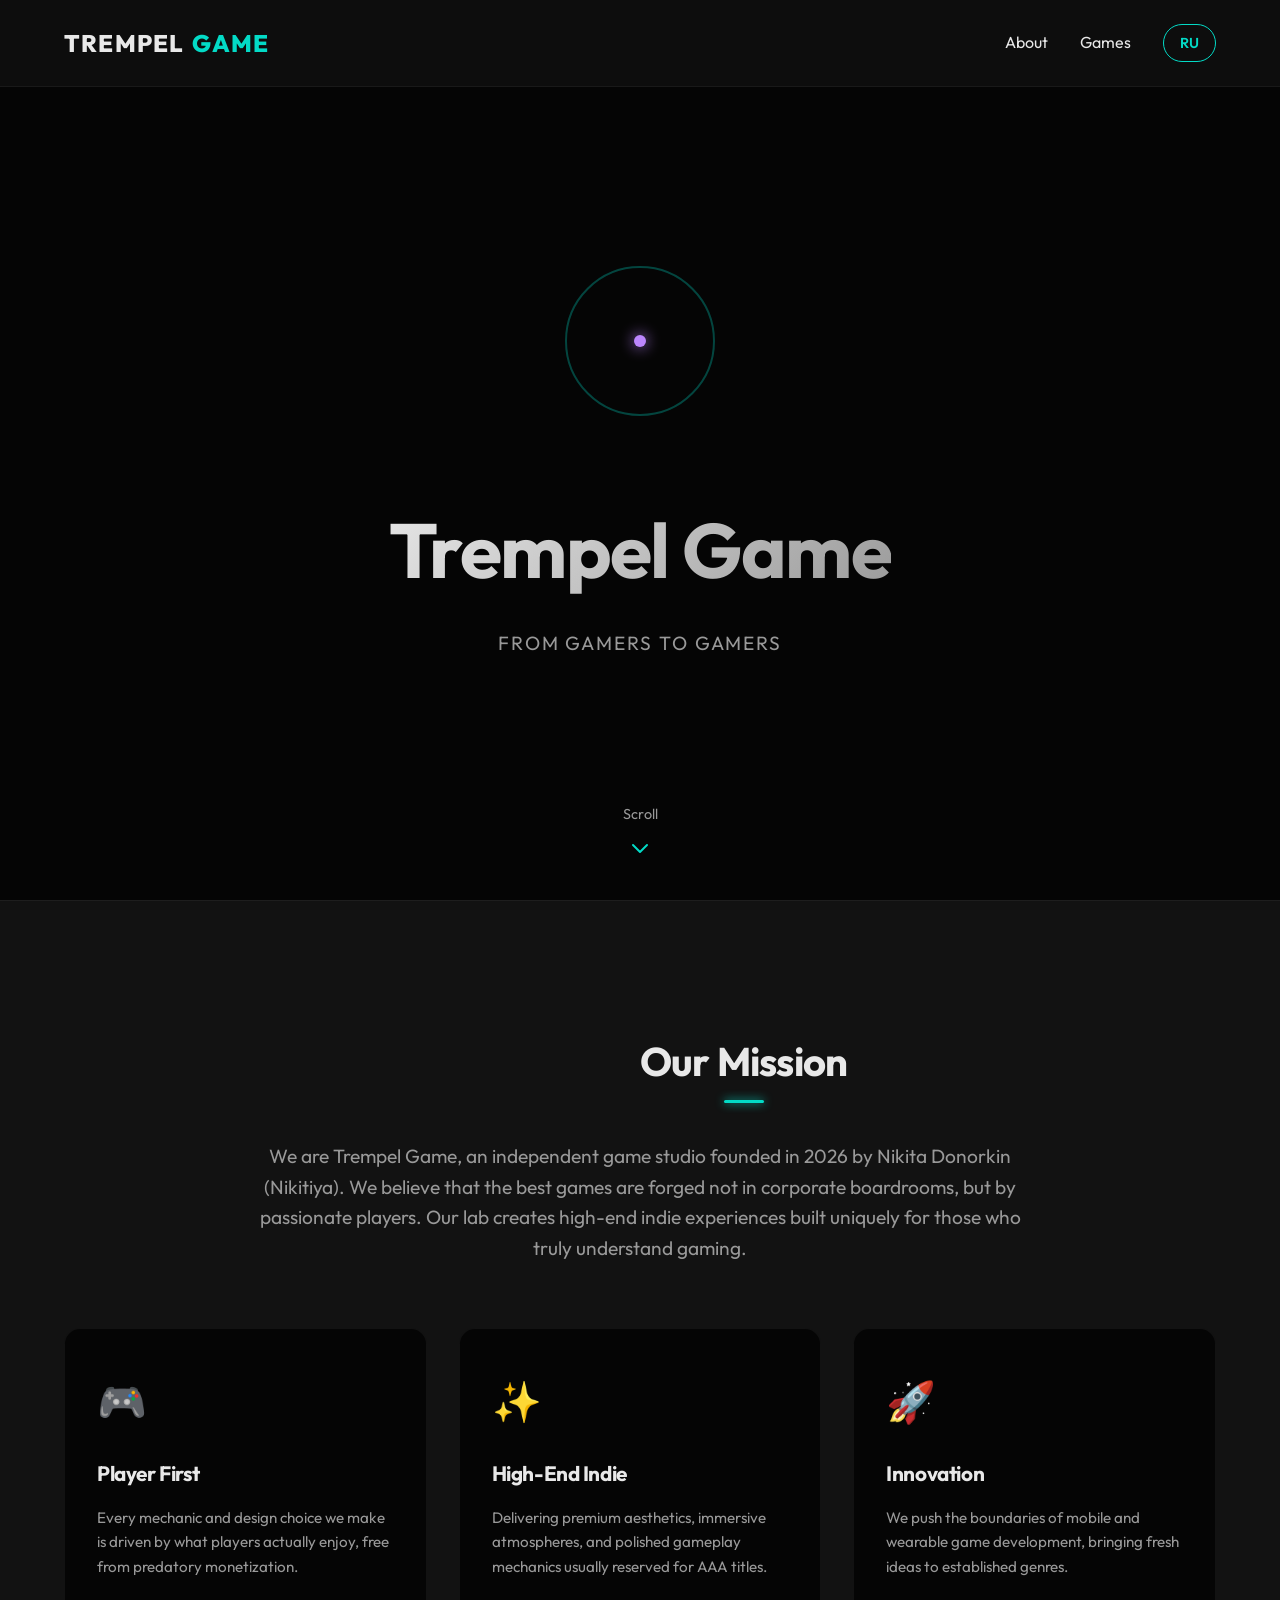
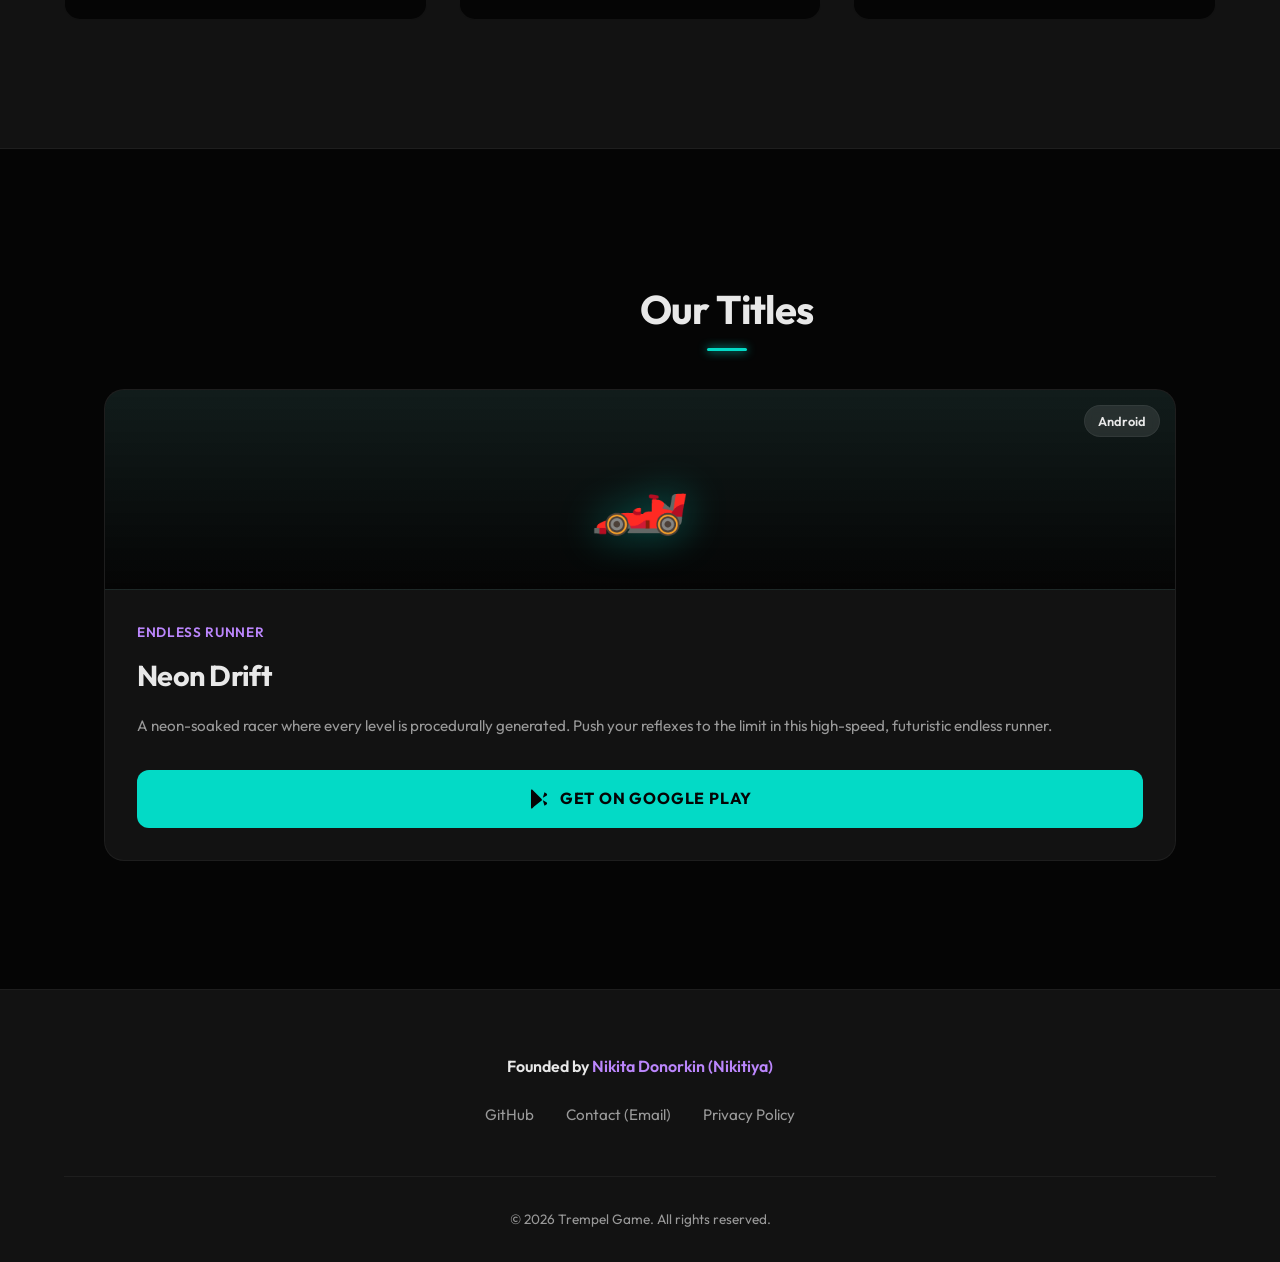
<file: index.html>
<!DOCTYPE html>
<html lang="en">
<head>
  <meta charset="UTF-8">
  <meta name="viewport" content="width=device-width, initial-scale=1.0">
  <title>Trempel Game | From Gamers To Gamers</title>
  
  <!-- Canonical + hreflang -->
  <link rel="canonical" href="https://Nikitiya29.github.io/Trempel-Games/">
  <link rel="alternate" hreflang="en"        href="https://Nikitiya29.github.io/Trempel-Games/">
  <link rel="alternate" hreflang="ru"        href="https://Nikitiya29.github.io/Trempel-Games/ru/">
  <link rel="alternate" hreflang="x-default" href="https://Nikitiya29.github.io/Trempel-Games/">

  <!-- Meta -->
  <meta name="description" content="Trempel Game - Indie game studio creating high-end experiences from gamers to gamers. Founded by Nikita Donorkin (Nikitiya).">
  <meta name="keywords" content="indie game studio, game development, trempel game, nikitiya, indie games, neon drift">
  <meta name="robots" content="index, follow">

  <!-- Open Graph -->
  <meta property="og:type"        content="website">
  <meta property="og:title"       content="Trempel Game | From Gamers To Gamers">
  <meta property="og:description" content="Indie game studio creating high-end experiences from gamers to gamers.">
  <meta property="og:url"         content="https://Nikitiya29.github.io/Trempel-Games/">
  <meta property="og:site_name"   content="Trempel Game">
  <meta property="og:locale"      content="en_US">

  <!-- Twitter Card -->
  <meta name="twitter:card"        content="summary_large_image">
  <meta name="twitter:title"       content="Trempel Game | From Gamers To Gamers">
  <meta name="twitter:description" content="Indie game studio creating high-end experiences from gamers to gamers.">

  <!-- Fonts -->
  <link rel="preconnect" href="https://fonts.googleapis.com">
  <link rel="preconnect" href="https://fonts.gstatic.com" crossorigin>
  <link href="https://fonts.googleapis.com/css2?family=Outfit:wght@300;400;600;700;800&display=swap" rel="stylesheet">

  <!-- CSS -->
  <link rel="stylesheet" href="styles.css">

  <!-- JSON-LD Organization -->
  <script type="application/ld+json">
  {
    "@context": "https://schema.org",
    "@type": "Organization",
    "name": "Trempel Game",
    "url": "https://Nikitiya29.github.io/Trempel-Games/",
    "logo": "https://Nikitiya29.github.io/Trempel-Games/logo.png",
    "slogan": "From Gamers To Gamers",
    "foundingDate": "2026",
    "founder": {
      "@type": "Person",
      "name": "Nikita Donorkin",
      "alternateName": "Nikitiya"
    },
    "contactPoint": {
      "@type": "ContactPoint",
      "email": "2906nikita@gmail.com",
      "contactType": "customer service"
    }
  }
  </script>
</head>
<body>

  <!-- NAV -->
  <nav>
    <a href="#" class="logo">Trempel<span>Game</span></a>
    <div class="nav-links">
      <a href="#about">About</a>
      <a href="#games">Games</a>
      <a href="ru/index.html" class="lang-switcher">RU</a>
    </div>
  </nav>

  <!-- HERO -->
  <header class="hero">
    <div class="hero-anim-container fade-up">
      <div class="hero-ring"></div>
      <div class="hero-dot"></div>
    </div>
    <h1 class="fade-up" style="animation-delay: 0.1s">Trempel Game</h1>
    <p class="fade-up" style="animation-delay: 0.2s">From Gamers To Gamers</p>
    
    <div class="scroll-hint fade-up" style="animation-delay: 0.4s">
      <span>Scroll</span>
      <svg viewBox="0 0 24 24" xmlns="http://www.w3.org/2000/svg">
        <path stroke-linecap="round" stroke-linejoin="round" d="M19 9l-7 7-7-7"></path>
      </svg>
    </div>
  </header>

  <!-- ABOUT -->
  <section id="about">
    <h2 class="section-title fade-up">Our Mission</h2>
    <div class="about-content fade-up" style="animation-delay: 0.1s">
      <p>We are Trempel Game, an independent game studio founded in 2026 by Nikita Donorkin (Nikitiya). We believe that the best games are forged not in corporate boardrooms, but by passionate players. Our lab creates high-end indie experiences built uniquely for those who truly understand gaming.</p>
    </div>

    <div class="pillars">
      <div class="pillar-card fade-up" style="animation-delay: 0.2s">
        <div class="pillar-icon">🎮</div>
        <h3>Player First</h3>
        <p>Every mechanic and design choice we make is driven by what players actually enjoy, free from predatory monetization.</p>
      </div>
      <div class="pillar-card fade-up" style="animation-delay: 0.3s">
        <div class="pillar-icon">✨</div>
        <h3>High-End Indie</h3>
        <p>Delivering premium aesthetics, immersive atmospheres, and polished gameplay mechanics usually reserved for AAA titles.</p>
      </div>
      <div class="pillar-card fade-up" style="animation-delay: 0.4s">
        <div class="pillar-icon">🚀</div>
        <h3>Innovation</h3>
        <p>We push the boundaries of mobile and wearable game development, bringing fresh ideas to established genres.</p>
      </div>
    </div>
  </section>

  <!-- GAMES -->
  <section id="games">
    <h2 class="section-title fade-up">Our Titles</h2>
    
    <div class="games-grid">
      <!-- ======= GAME CARD (скопируй для новой игры) ======= -->
      <article class="game-card fade-up" style="animation-delay: 0.1s" itemscope itemtype="https://schema.org/SoftwareApplication">
        <meta itemprop="applicationCategory" content="Game">
        <meta itemprop="operatingSystem" content="Android">
        <meta itemprop="author" content="Trempel Game">
        
        <div class="game-visual">
          <div class="emoji">🏎️</div>
          <span class="platform-badge">Android</span>
        </div>
        
        <div class="game-info">
          <div class="game-genre" itemprop="genre">Endless Runner</div>
          <h3 class="game-title" itemprop="name">Neon Drift</h3>
          <p class="game-desc" itemprop="description">A neon-soaked racer where every level is procedurally generated. Push your reflexes to the limit in this high-speed, futuristic endless runner.</p>
          
          <a href="#" class="btn-primary" itemprop="downloadUrl">
            <svg width="24" height="24" viewBox="0 0 24 24" fill="currentColor" xmlns="http://www.w3.org/2000/svg">
              <path d="M3 20.5V3.5C3 2.91 3.34 2.39 3.84 2.15L13.69 12L3.84 21.85C3.34 21.6 3 21.09 3 20.5ZM14.85 10.83L18.44 8.79C19.34 8.28 19.34 6.96 18.44 6.45L16.48 5.34L14.85 10.83ZM16.48 18.66L18.44 17.55C19.35 17.04 19.35 15.72 18.44 15.21L14.85 13.17L16.48 18.66ZM4.8 3.51L14.28 12.99L4.8 20.49V3.51Z"/>
            </svg>
            Get on Google Play
          </a>
        </div>
      </article>
      <!-- ======= END GAME CARD ======= -->
    </div>
  </section>

  <!-- FOOTER -->
  <footer>
    <div class="footer-content">
      <div class="footer-founder fade-up">
        Founded by <span>Nikita Donorkin (Nikitiya)</span>
      </div>
      <div class="footer-links fade-up" style="animation-delay: 0.1s">
        <a href="https://github.com/Nikitiya29/" target="_blank" rel="noopener">GitHub</a>
        <a href="mailto:2906nikita@gmail.com">Contact (Email)</a>
        <a href="privacy.html">Privacy Policy</a>
      </div>
    </div>
    <div class="copyright fade-up" style="animation-delay: 0.2s">
      &copy; 2026 Trempel Game. All rights reserved.
    </div>
  </footer>

</body>
</html>
</file>
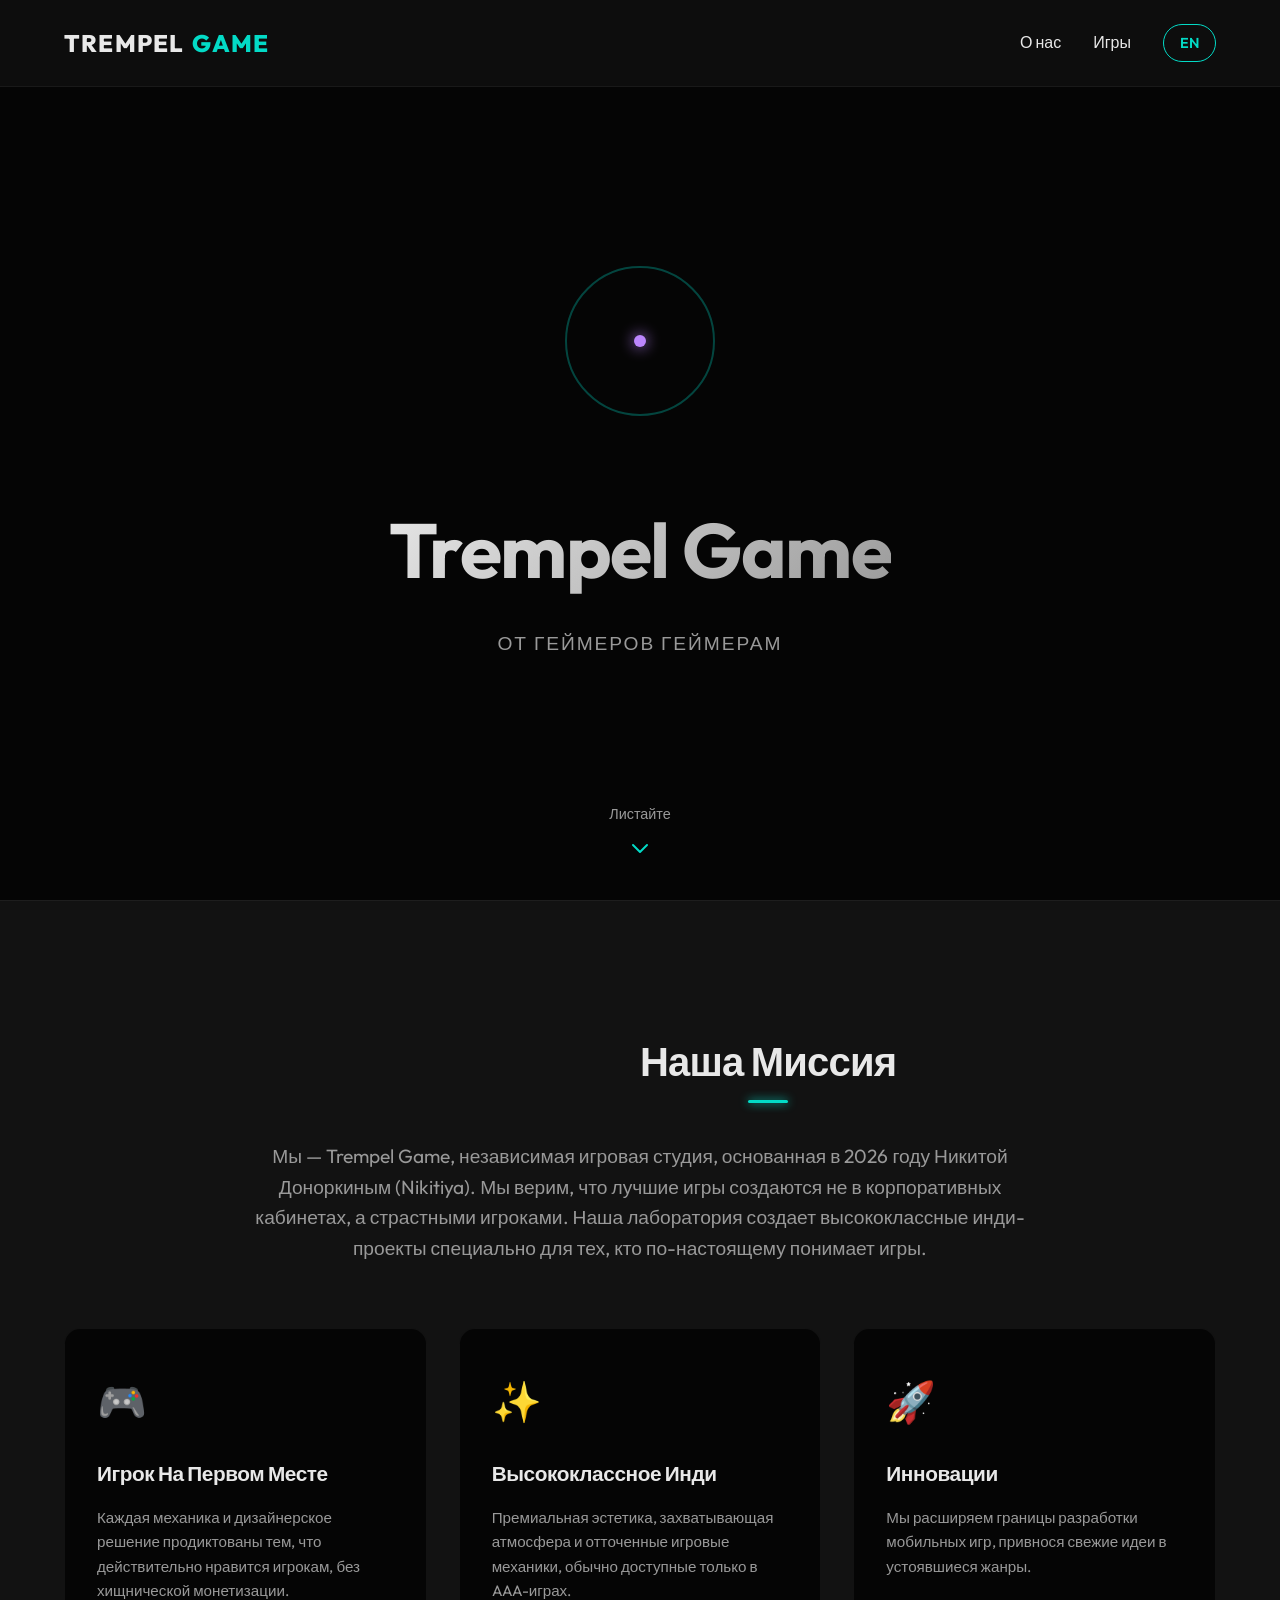
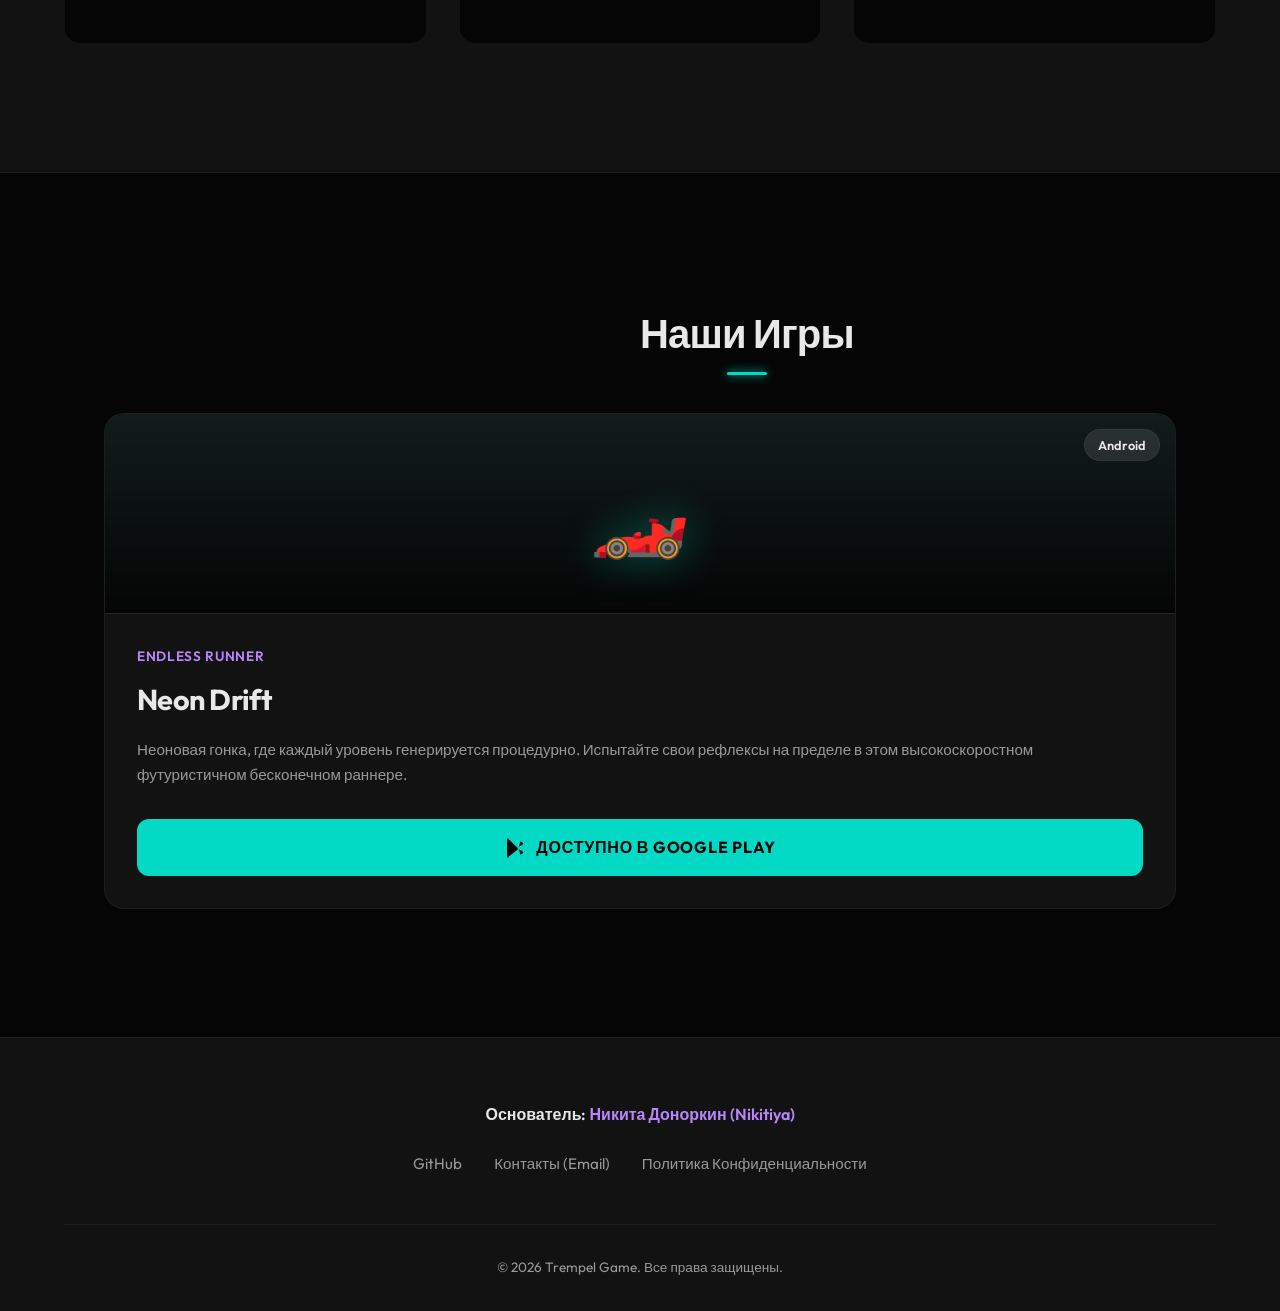
<file: ru/index.html>
<!DOCTYPE html>
<html lang="ru">

<head>
    <meta charset="UTF-8">
    <meta name="viewport" content="width=device-width, initial-scale=1.0">
    <title>Trempel Game | От Геймеров Геймерам</title>

    <!-- Canonical + hreflang -->
    <link rel="canonical" href="https://Nikitiya29.github.io/Trempel-Games/ru/">
    <link rel="alternate" hreflang="en" href="https://Nikitiya29.github.io/Trempel-Games/">
    <link rel="alternate" hreflang="ru" href="https://Nikitiya29.github.io/Trempel-Games/ru/">
    <link rel="alternate" hreflang="x-default" href="https://Nikitiya29.github.io/Trempel-Games/">

    <!-- Meta -->
    <meta name="description"
        content="Trempel Game - Независимая игровая студия, создающая высококлассные игры от геймеров геймерам. Основана Никитой Доноркиным (Nikitiya).">
    <meta name="keywords" content="инди студия, разработка игр, trempel game, nikitiya, инди игры, neon drift">
    <meta name="robots" content="index, follow">

    <!-- Open Graph -->
    <meta property="og:type" content="website">
    <meta property="og:title" content="Trempel Game | От Геймеров Геймерам">
    <meta property="og:description"
        content="Независимая игровая студия, создающая высококлассные игры от геймеров геймерам.">
    <meta property="og:url" content="https://Nikitiya29.github.io/Trempel-Games/ru/">
    <meta property="og:site_name" content="Trempel Game">
    <meta property="og:locale" content="ru_RU">

    <!-- Twitter Card -->
    <meta name="twitter:card" content="summary_large_image">
    <meta name="twitter:title" content="Trempel Game | От Геймеров Геймерам">
    <meta name="twitter:description"
        content="Независимая игровая студия, создающая высококлассные игры от геймеров геймерам.">

    <!-- Fonts -->
    <link rel="preconnect" href="https://fonts.googleapis.com">
    <link rel="preconnect" href="https://fonts.gstatic.com" crossorigin>
    <link href="https://fonts.googleapis.com/css2?family=Outfit:wght@300;400;600;700;800&display=swap" rel="stylesheet">

    <!-- CSS (relative path) -->
    <link rel="stylesheet" href="../styles.css">

    <!-- JSON-LD Organization -->
    <script type="application/ld+json">
  {
    "@context": "https://schema.org",
    "@type": "Organization",
    "name": "Trempel Game",
    "url": "https://Nikitiya29.github.io/Trempel-Games/ru/",
    "logo": "https://Nikitiya29.github.io/Trempel-Games/logo.png",
    "slogan": "От Геймеров Геймерам",
    "foundingDate": "2026",
    "founder": {
      "@type": "Person",
      "name": "Nikita Donorkin",
      "alternateName": "Nikitiya"
    },
    "contactPoint": {
      "@type": "ContactPoint",
      "email": "2906nikita@gmail.com",
      "contactType": "customer service"
    }
  }
  </script>
</head>

<body>

    <!-- NAV -->
    <nav>
        <a href="#" class="logo">Trempel<span>Game</span></a>
        <div class="nav-links">
            <a href="#about">О нас</a>
            <a href="#games">Игры</a>
            <a href="../index.html" class="lang-switcher">EN</a>
        </div>
    </nav>

    <!-- HERO -->
    <header class="hero">
        <div class="hero-anim-container fade-up">
            <div class="hero-ring"></div>
            <div class="hero-dot"></div>
        </div>
        <h1 class="fade-up" style="animation-delay: 0.1s">Trempel Game</h1>
        <p class="fade-up" style="animation-delay: 0.2s">От Геймеров Геймерам</p>

        <div class="scroll-hint fade-up" style="animation-delay: 0.4s">
            <span>Листайте</span>
            <svg viewBox="0 0 24 24" xmlns="http://www.w3.org/2000/svg">
                <path stroke-linecap="round" stroke-linejoin="round" d="M19 9l-7 7-7-7"></path>
            </svg>
        </div>
    </header>

    <!-- ABOUT -->
    <section id="about">
        <h2 class="section-title fade-up">Наша Миссия</h2>
        <div class="about-content fade-up" style="animation-delay: 0.1s">
            <p>Мы — Trempel Game, независимая игровая студия, основанная в 2026 году Никитой Доноркиным (Nikitiya). Мы
                верим, что лучшие игры создаются не в корпоративных кабинетах, а страстными игроками. Наша лаборатория
                создает высококлассные инди-проекты специально для тех, кто по-настоящему понимает игры.</p>
        </div>

        <div class="pillars">
            <div class="pillar-card fade-up" style="animation-delay: 0.2s">
                <div class="pillar-icon">🎮</div>
                <h3>Игрок На Первом Месте</h3>
                <p>Каждая механика и дизайнерское решение продиктованы тем, что действительно нравится игрокам, без
                    хищнической монетизации.</p>
            </div>
            <div class="pillar-card fade-up" style="animation-delay: 0.3s">
                <div class="pillar-icon">✨</div>
                <h3>Высококлассное Инди</h3>
                <p>Премиальная эстетика, захватывающая атмосфера и отточенные игровые механики, обычно доступные только
                    в AAA-играх.</p>
            </div>
            <div class="pillar-card fade-up" style="animation-delay: 0.4s">
                <div class="pillar-icon">🚀</div>
                <h3>Инновации</h3>
                <p>Мы расширяем границы разработки мобильных игр, привнося свежие идеи в устоявшиеся жанры.</p>
            </div>
        </div>
    </section>

    <!-- GAMES -->
    <section id="games">
        <h2 class="section-title fade-up">Наши Игры</h2>

        <div class="games-grid">
            <!-- ======= GAME CARD (скопируй для новой игры) ======= -->
            <article class="game-card fade-up" style="animation-delay: 0.1s" itemscope
                itemtype="https://schema.org/SoftwareApplication">
                <meta itemprop="applicationCategory" content="Game">
                <meta itemprop="operatingSystem" content="Android">
                <meta itemprop="author" content="Trempel Game">

                <div class="game-visual">
                    <div class="emoji">🏎️</div>
                    <span class="platform-badge">Android</span>
                </div>

                <div class="game-info">
                    <div class="game-genre" itemprop="genre">Endless Runner</div>
                    <h3 class="game-title" itemprop="name">Neon Drift</h3>
                    <p class="game-desc" itemprop="description">Неоновая гонка, где каждый уровень генерируется
                        процедурно. Испытайте свои рефлексы на пределе в этом высокоскоростном футуристичном бесконечном
                        раннере.</p>

                    <a href="#" class="btn-primary" itemprop="downloadUrl">
                        <svg width="24" height="24" viewBox="0 0 24 24" fill="currentColor"
                            xmlns="http://www.w3.org/2000/svg">
                            <path
                                d="M3 20.5V3.5C3 2.91 3.34 2.39 3.84 2.15L13.69 12L3.84 21.85C3.34 21.6 3 21.09 3 20.5ZM14.85 10.83L18.44 8.79C19.34 8.28 19.34 6.96 18.44 6.45L16.48 5.34L14.85 10.83ZM16.48 18.66L18.44 17.55C19.35 17.04 19.35 15.72 18.44 15.21L14.85 13.17L16.48 18.66ZM4.8 3.51L14.28 12.99L4.8 20.49V3.51Z" />
                        </svg>
                        Доступно в Google Play
                    </a>
                </div>
            </article>
            <!-- ======= END GAME CARD ======= -->
        </div>
    </section>

    <!-- FOOTER -->
    <footer>
        <div class="footer-content">
            <div class="footer-founder fade-up">
                Основатель: <span>Никита Доноркин (Nikitiya)</span>
            </div>
            <div class="footer-links fade-up" style="animation-delay: 0.1s">
                <a href="https://github.com/Nikitiya29/" target="_blank" rel="noopener">GitHub</a>
                <a href="mailto:2906nikita@gmail.com">Контакты (Email)</a>
                <a href="privacy.html">Политика Конфиденциальности</a>
            </div>
        </div>
        <div class="copyright fade-up" style="animation-delay: 0.2s">
            &copy; 2026 Trempel Game. Все права защищены.
        </div>
    </footer>

</body>

</html>
</file>
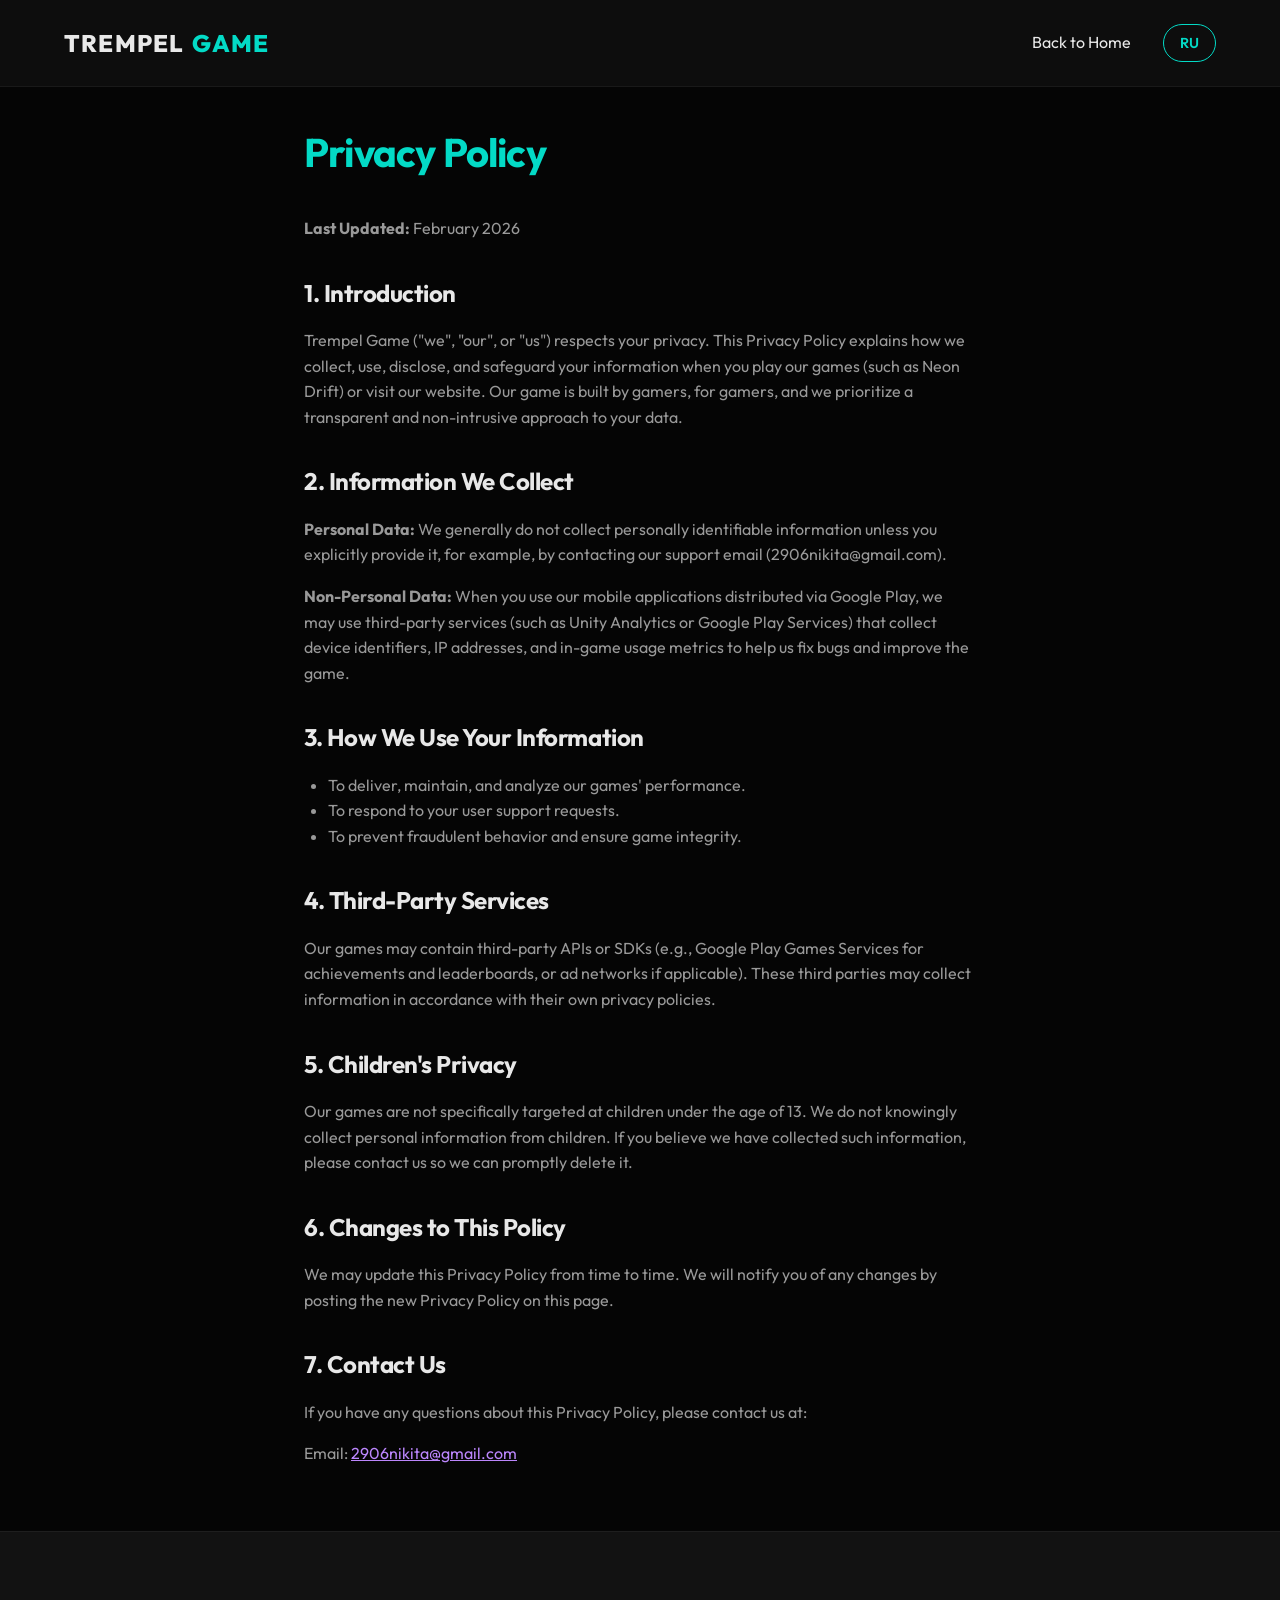
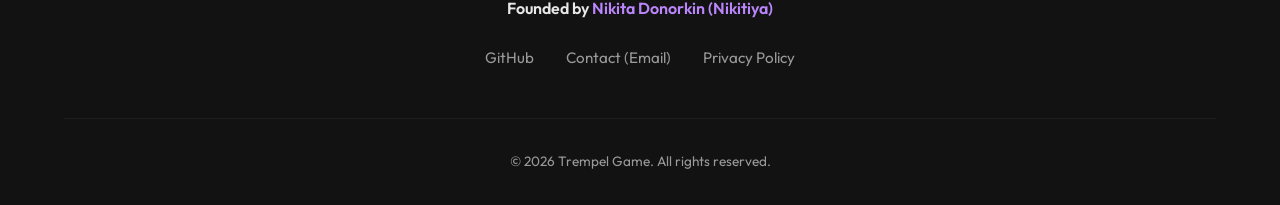
<file: privacy.html>
<!DOCTYPE html>
<html lang="en">

<head>
    <meta charset="UTF-8">
    <meta name="viewport" content="width=device-width, initial-scale=1.0">
    <title>Privacy Policy | Trempel Game</title>

    <meta name="description" content="Privacy Policy for Trempel Game titles on Google Play and other platforms.">
    <meta name="robots" content="noindex, follow"> <!-- Policies generally don't need heavy indexing -->

    <link rel="preconnect" href="https://fonts.googleapis.com">
    <link rel="preconnect" href="https://fonts.gstatic.com" crossorigin>
    <link href="https://fonts.googleapis.com/css2?family=Outfit:wght@300;400;600;700;800&display=swap" rel="stylesheet">
    <link rel="stylesheet" href="styles.css">
</head>

<body>

    <!-- NAV -->
    <nav>
        <a href="index.html" class="logo">Trempel<span>Game</span></a>
        <div class="nav-links">
            <a href="index.html">Back to Home</a>
            <a href="ru/privacy.html" class="lang-switcher">RU</a>
        </div>
    </nav>

    <main class="page-container fade-up">
        <h1>Privacy Policy</h1>
        <p><strong>Last Updated:</strong> February 2026</p>

        <h2>1. Introduction</h2>
        <p>Trempel Game ("we", "our", or "us") respects your privacy. This Privacy Policy explains how we collect, use,
            disclose, and safeguard your information when you play our games (such as Neon Drift) or visit our website.
            Our game is built by gamers, for gamers, and we prioritize a transparent and non-intrusive approach to your
            data.</p>

        <h2>2. Information We Collect</h2>
        <p><strong>Personal Data:</strong> We generally do not collect personally identifiable information unless you
            explicitly provide it, for example, by contacting our support email (2906nikita@gmail.com).</p>
        <p><strong>Non-Personal Data:</strong> When you use our mobile applications distributed via Google Play, we may
            use third-party services (such as Unity Analytics or Google Play Services) that collect device identifiers,
            IP addresses, and in-game usage metrics to help us fix bugs and improve the game.</p>

        <h2>3. How We Use Your Information</h2>
        <ul>
            <li>To deliver, maintain, and analyze our games' performance.</li>
            <li>To respond to your user support requests.</li>
            <li>To prevent fraudulent behavior and ensure game integrity.</li>
        </ul>

        <h2>4. Third-Party Services</h2>
        <p>Our games may contain third-party APIs or SDKs (e.g., Google Play Games Services for achievements and
            leaderboards, or ad networks if applicable). These third parties may collect information in accordance with
            their own privacy policies.</p>

        <h2>5. Children's Privacy</h2>
        <p>Our games are not specifically targeted at children under the age of 13. We do not knowingly collect personal
            information from children. If you believe we have collected such information, please contact us so we can
            promptly delete it.</p>

        <h2>6. Changes to This Policy</h2>
        <p>We may update this Privacy Policy from time to time. We will notify you of any changes by posting the new
            Privacy Policy on this page.</p>

        <h2>7. Contact Us</h2>
        <p>If you have any questions about this Privacy Policy, please contact us at:</p>
        <p>Email: <a href="mailto:2906nikita@gmail.com">2906nikita@gmail.com</a></p>
    </main>

    <!-- FOOTER -->
    <footer>
        <div class="footer-content">
            <div class="footer-founder fade-up">
                Founded by <span>Nikita Donorkin (Nikitiya)</span>
            </div>
            <div class="footer-links fade-up" style="animation-delay: 0.1s">
                <a href="https://github.com/Nikitiya29/" target="_blank" rel="noopener">GitHub</a>
                <a href="mailto:2906nikita@gmail.com">Contact (Email)</a>
                <a href="privacy.html">Privacy Policy</a>
            </div>
        </div>
        <div class="copyright fade-up" style="animation-delay: 0.2s">
            &copy; 2026 Trempel Game. All rights reserved.
        </div>
    </footer>

</body>

</html>
</file>
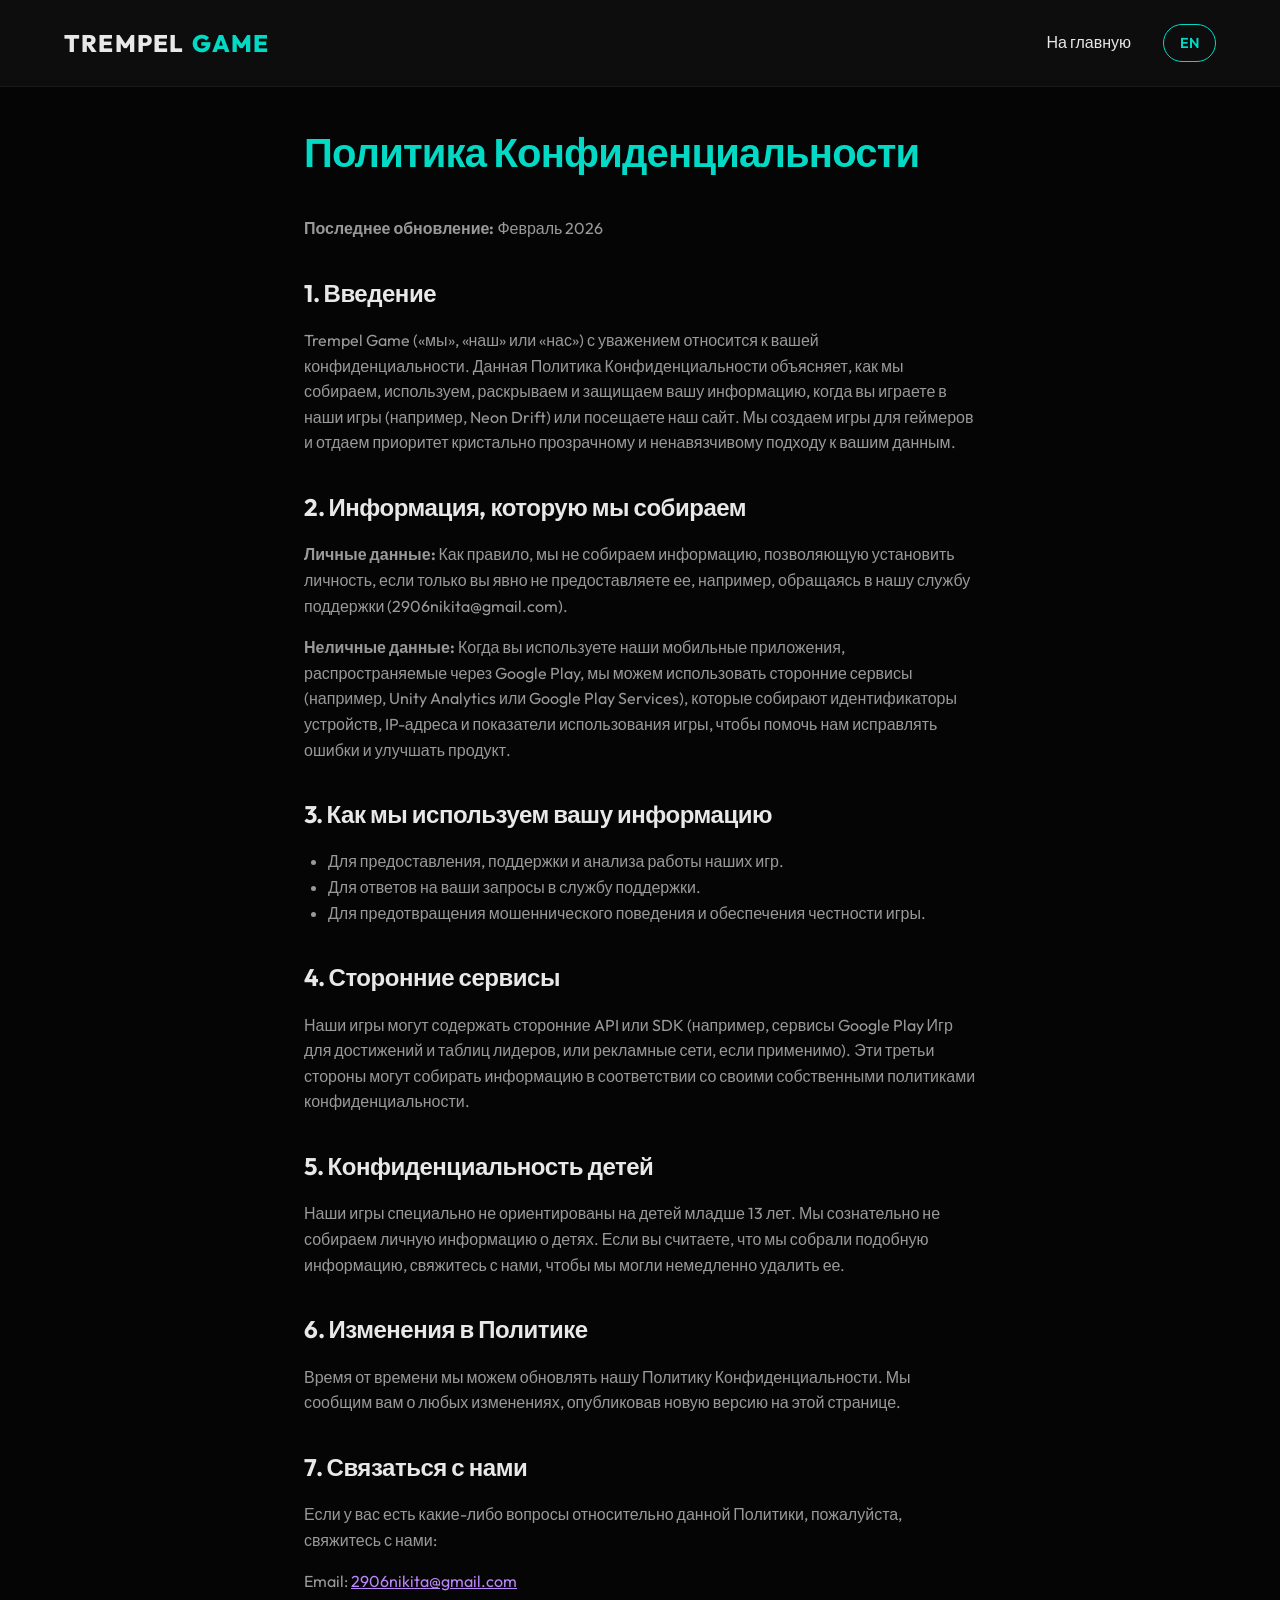
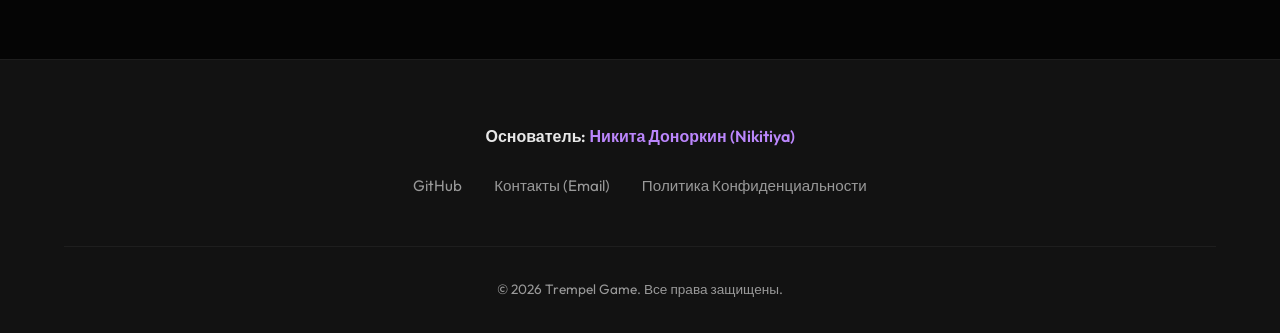
<file: ru/privacy.html>
<!DOCTYPE html>
<html lang="ru">

<head>
    <meta charset="UTF-8">
    <meta name="viewport" content="width=device-width, initial-scale=1.0">
    <title>Политика Конфиденциальности | Trempel Game</title>

    <meta name="description"
        content="Политика Конфиденциальности для игр студии Trempel Game на платформе Google Play и других.">
    <meta name="robots" content="noindex, follow">

    <link rel="preconnect" href="https://fonts.googleapis.com">
    <link rel="preconnect" href="https://fonts.gstatic.com" crossorigin>
    <link href="https://fonts.googleapis.com/css2?family=Outfit:wght@300;400;600;700;800&display=swap" rel="stylesheet">

    <!-- CSS (relative path) -->
    <link rel="stylesheet" href="../styles.css">
</head>

<body>

    <!-- NAV -->
    <nav>
        <a href="index.html" class="logo">Trempel<span>Game</span></a>
        <div class="nav-links">
            <a href="index.html">На главную</a>
            <a href="../privacy.html" class="lang-switcher">EN</a>
        </div>
    </nav>

    <main class="page-container fade-up">
        <h1>Политика Конфиденциальности</h1>
        <p><strong>Последнее обновление:</strong> Февраль 2026</p>

        <h2>1. Введение</h2>
        <p>Trempel Game («мы», «наш» или «нас») с уважением относится к вашей конфиденциальности. Данная Политика
            Конфиденциальности объясняет, как мы собираем, используем, раскрываем и защищаем вашу информацию, когда вы
            играете в наши игры (например, Neon Drift) или посещаете наш сайт. Мы создаем игры для геймеров и отдаем
            приоритет кристально прозрачному и ненавязчивому подходу к вашим данным.</p>

        <h2>2. Информация, которую мы собираем</h2>
        <p><strong>Личные данные:</strong> Как правило, мы не собираем информацию, позволяющую установить личность, если
            только вы явно не предоставляете ее, например, обращаясь в нашу службу поддержки (2906nikita@gmail.com).</p>
        <p><strong>Неличные данные:</strong> Когда вы используете наши мобильные приложения, распространяемые через
            Google Play, мы можем использовать сторонние сервисы (например, Unity Analytics или Google Play Services),
            которые собирают идентификаторы устройств, IP-адреса и показатели использования игры, чтобы помочь нам
            исправлять ошибки и улучшать продукт.</p>

        <h2>3. Как мы используем вашу информацию</h2>
        <ul>
            <li>Для предоставления, поддержки и анализа работы наших игр.</li>
            <li>Для ответов на ваши запросы в службу поддержки.</li>
            <li>Для предотвращения мошеннического поведения и обеспечения честности игры.</li>
        </ul>

        <h2>4. Сторонние сервисы</h2>
        <p>Наши игры могут содержать сторонние API или SDK (например, сервисы Google Play Игр для достижений и таблиц
            лидеров, или рекламные сети, если применимо). Эти третьи стороны могут собирать информацию в соответствии со
            своими собственными политиками конфиденциальности.</p>

        <h2>5. Конфиденциальность детей</h2>
        <p>Наши игры специально не ориентированы на детей младше 13 лет. Мы сознательно не собираем личную информацию о
            детях. Если вы считаете, что мы собрали подобную информацию, свяжитесь с нами, чтобы мы могли немедленно
            удалить ее.</p>

        <h2>6. Изменения в Политике</h2>
        <p>Время от времени мы можем обновлять нашу Политику Конфиденциальности. Мы сообщим вам о любых изменениях,
            опубликовав новую версию на этой странице.</p>

        <h2>7. Связаться с нами</h2>
        <p>Если у вас есть какие-либо вопросы относительно данной Политики, пожалуйста, свяжитесь с нами:</p>
        <p>Email: <a href="mailto:2906nikita@gmail.com">2906nikita@gmail.com</a></p>
    </main>

    <!-- FOOTER -->
    <footer>
        <div class="footer-content">
            <div class="footer-founder fade-up">
                Основатель: <span>Никита Доноркин (Nikitiya)</span>
            </div>
            <div class="footer-links fade-up" style="animation-delay: 0.1s">
                <a href="https://github.com/Nikitiya29/" target="_blank" rel="noopener">GitHub</a>
                <a href="mailto:2906nikita@gmail.com">Контакты (Email)</a>
                <a href="privacy.html">Политика Конфиденциальности</a>
            </div>
        </div>
        <div class="copyright fade-up" style="animation-delay: 0.2s">
            &copy; 2026 Trempel Game. Все права защищены.
        </div>
    </footer>

</body>

</html>
</file>
<file: styles.css>
:root {
  /* OLED Noir Design System */
  --bg-color: #050505;
  --bg-surface: #121212;
  --accent-1: #03dac6; /* Electric Teal */
  --accent-2: #bb86fc; /* Soft Purple */
  --text-primary: #e8e8e8;
  --text-secondary: #999999;
  
  --font-main: 'Outfit', sans-serif;
  
  --glass-bg: rgba(18, 18, 18, 0.7);
  --glass-border: rgba(255, 255, 255, 0.05);
  
  --transition-smooth: 0.3s cubic-bezier(0.25, 0.8, 0.25, 1);
}

* {
  margin: 0;
  padding: 0;
  box-sizing: border-box;
}

html {
  scroll-behavior: smooth;
}

body {
  font-family: var(--font-main);
  background-color: var(--bg-color);
  color: var(--text-primary);
  line-height: 1.6;
  overflow-x: hidden;
}

/* Typography */
h1, h2, h3, h4 {
  font-weight: 700;
  letter-spacing: -0.02em;
}

a {
  color: var(--text-primary);
  text-decoration: none;
  transition: color var(--transition-smooth);
}

a:hover {
  color: var(--accent-1);
}

/* Utility Animations */
@keyframes fadeUp {
  0% {
    opacity: 0;
    transform: translateY(30px);
  }
  100% {
    opacity: 1;
    transform: translateY(0);
  }
}

.fade-up {
  animation: fadeUp 0.8s cubic-bezier(0.16, 1, 0.3, 1) forwards;
}

/* Nav */
nav {
  position: fixed;
  top: 0;
  width: 100%;
  padding: 1.5rem 5%;
  display: flex;
  justify-content: space-between;
  align-items: center;
  background: var(--glass-bg);
  backdrop-filter: blur(12px);
  -webkit-backdrop-filter: blur(12px);
  border-bottom: 1px solid var(--glass-border);
  z-index: 1000;
}

nav .logo {
  font-size: 1.5rem;
  font-weight: 800;
  color: var(--text-primary);
  display: flex;
  align-items: center;
  gap: 0.5rem;
  letter-spacing: 0.05em;
  text-transform: uppercase;
}

nav .logo span {
  color: var(--accent-1);
}

nav .nav-links {
  display: flex;
  gap: 2rem;
  align-items: center;
}

.lang-switcher {
  display: inline-flex;
  align-items: center;
  justify-content: center;
  padding: 0.4rem 1rem;
  border: 1px solid var(--accent-1);
  border-radius: 50px;
  font-size: 0.9rem;
  font-weight: 600;
  color: var(--accent-1);
  transition: all var(--transition-smooth);
}

.lang-switcher:hover {
  background: rgba(3, 218, 198, 0.1);
  box-shadow: 0 0 15px rgba(3, 218, 198, 0.3);
  color: var(--accent-1);
}

/* Hero Section */
.hero {
  min-height: 100vh;
  display: flex;
  flex-direction: column;
  justify-content: center;
  align-items: center;
  text-align: center;
  position: relative;
  padding: 0 5%;
}

.hero-anim-container {
  position: relative;
  width: 200px;
  height: 200px;
  margin-bottom: 3rem;
  display: flex;
  justify-content: center;
  align-items: center;
}

@keyframes ringPulse {
  0% { transform: scale(0.95); box-shadow: 0 0 0 0 rgba(3, 218, 198, 0.4); }
  70% { transform: scale(1); box-shadow: 0 0 0 30px rgba(3, 218, 198, 0); }
  100% { transform: scale(0.95); box-shadow: 0 0 0 0 rgba(3, 218, 198, 0); }
}

@keyframes orbitDot {
  0% { transform: rotate(0deg) translateX(100px) rotate(0deg); }
  100% { transform: rotate(360deg) translateX(100px) rotate(-360deg); }
}

.hero-ring {
  width: 150px;
  height: 150px;
  border-radius: 50%;
  border: 2px solid rgba(3, 218, 198, 0.3);
  animation: ringPulse 3s infinite;
  position: absolute;
}

.hero-dot {
  width: 12px;
  height: 12px;
  background-color: var(--accent-2);
  border-radius: 50%;
  position: absolute;
  animation: orbitDot 6s linear infinite;
  box-shadow: 0 0 15px var(--accent-2);
}

.hero h1 {
  font-size: clamp(3rem, 6vw, 5rem);
  background: linear-gradient(135deg, var(--text-primary) 0%, var(--text-secondary) 100%);
  -webkit-background-clip: text;
  -webkit-text-fill-color: transparent;
  margin-bottom: 1rem;
}

.hero p {
  font-size: 1.2rem;
  color: var(--text-secondary);
  max-width: 600px;
  letter-spacing: 0.1em;
  text-transform: uppercase;
}

.scroll-hint {
  position: absolute;
  bottom: 40px;
  display: flex;
  flex-direction: column;
  align-items: center;
  gap: 10px;
  color: var(--text-secondary);
  font-size: 0.9rem;
}

@keyframes chevronBounce {
  0%, 20%, 50%, 80%, 100% { transform: translateY(0); }
  40% { transform: translateY(-10px); }
  60% { transform: translateY(-5px); }
}

.scroll-hint svg {
  width: 24px;
  height: 24px;
  fill: none;
  stroke: var(--accent-1);
  stroke-width: 2;
  animation: chevronBounce 2s infinite;
}

/* Common Section */
section {
  padding: 8rem 5%;
}

.section-title {
  font-size: 2.5rem;
  margin-bottom: 3rem;
  text-align: center;
  position: relative;
  display: inline-block;
  left: 50%;
  transform: translateX(-50%);
}

.section-title::after {
  content: '';
  position: absolute;
  bottom: -10px;
  left: 50%;
  transform: translateX(-50%);
  width: 40px;
  height: 3px;
  background-color: var(--accent-1);
  border-radius: 2px;
  box-shadow: 0 0 10px var(--accent-1);
}

/* About Section */
#about {
  background-color: var(--bg-surface);
  border-top: 1px solid var(--glass-border);
  border-bottom: 1px solid var(--glass-border);
}

.about-content {
  max-width: 800px;
  margin: 0 auto 4rem;
  text-align: center;
  font-size: 1.2rem;
  color: var(--text-secondary);
}

.pillars {
  display: grid;
  grid-template-columns: repeat(auto-fit, minmax(280px, 1fr));
  gap: 2rem;
  max-width: 1200px;
  margin: 0 auto;
}

.pillar-card {
  background: var(--bg-color);
  padding: 2.5rem 2rem;
  border-radius: 16px;
  border: 1px solid var(--glass-border);
  transition: var(--transition-smooth);
}

.pillar-card:hover {
  border-color: rgba(187, 134, 252, 0.3);
  box-shadow: 0 10px 30px rgba(0, 0, 0, 0.5), 0 0 20px rgba(187, 134, 252, 0.1);
  transform: translateY(-6px);
}

.pillar-icon {
  font-size: 2.5rem;
  margin-bottom: 1.5rem;
}

.pillar-card h3 {
  font-size: 1.3rem;
  margin-bottom: 1rem;
  color: var(--text-primary);
}

.pillar-card p {
  color: var(--text-secondary);
  font-size: 0.95rem;
}

/* Games Section */
#games {
  max-width: 1200px;
  margin: 0 auto;
}

.games-grid {
  display: grid;
  grid-template-columns: repeat(auto-fit, minmax(320px, 1fr));
  gap: 3rem;
}

.game-card {
  background: var(--bg-surface);
  border-radius: 20px;
  overflow: hidden;
  border: 1px solid var(--glass-border);
  transition: var(--transition-smooth);
  display: flex;
  flex-direction: column;
}

.game-card:hover {
  transform: translateY(-6px);
  border-color: rgba(3, 218, 198, 0.3);
  box-shadow: 0 15px 40px rgba(0, 0, 0, 0.6), 0 0 30px rgba(3, 218, 198, 0.15);
}

.game-visual {
  height: 200px;
  background: linear-gradient(180deg, rgba(3,218,198,0.05) 0%, rgba(5,5,5,1) 100%);
  display: flex;
  justify-content: center;
  align-items: center;
  position: relative;
  overflow: hidden;
  border-bottom: 1px solid var(--glass-border);
}

.game-visual .emoji {
  font-size: 5rem;
  filter: drop-shadow(0 0 20px rgba(3,218,198,0.4));
  transition: var(--transition-smooth);
}

.game-card:hover .game-visual .emoji {
  transform: scale(1.1);
}

.platform-badge {
  position: absolute;
  top: 15px;
  right: 15px;
  background: rgba(255, 255, 255, 0.1);
  backdrop-filter: blur(4px);
  padding: 0.3rem 0.8rem;
  border-radius: 30px;
  font-size: 0.8rem;
  font-weight: 600;
  color: var(--text-primary);
  border: 1px solid var(--glass-border);
}

.game-info {
  padding: 2rem;
  flex-grow: 1;
  display: flex;
  flex-direction: column;
}

.game-genre {
  color: var(--accent-2);
  font-size: 0.85rem;
  font-weight: 600;
  text-transform: uppercase;
  letter-spacing: 0.05em;
  margin-bottom: 0.5rem;
}

.game-title {
  font-size: 1.8rem;
  margin-bottom: 1rem;
}

.game-desc {
  color: var(--text-secondary);
  font-size: 0.95rem;
  margin-bottom: 2rem;
  flex-grow: 1;
}

.btn-primary {
  display: inline-flex;
  align-items: center;
  justify-content: center;
  width: 100%;
  padding: 1rem;
  background: var(--accent-1);
  color: var(--bg-color);
  font-weight: 700;
  border-radius: 12px;
  text-transform: uppercase;
  letter-spacing: 0.05em;
  gap: 0.5rem;
  transition: var(--transition-smooth);
}

.btn-primary:hover {
  background: #04efd8; /* Brighter teal */
  color: var(--bg-color);
  box-shadow: 0 0 20px rgba(3, 218, 198, 0.4);
}

/* Simple typography pages (Privacy, etc) */
.page-container {
  max-width: 800px;
  margin: 120px auto 4rem;
  padding: 0 5%;
}

.page-container h1 {
  margin-bottom: 2rem;
  color: var(--accent-1);
  font-size: 2.5rem;
}

.page-container h2 {
  margin-top: 2rem;
  margin-bottom: 1rem;
  color: var(--text-primary);
}

.page-container p {
  color: var(--text-secondary);
  margin-bottom: 1rem;
}

.page-container ul {
  margin-left: 1.5rem;
  color: var(--text-secondary);
  margin-bottom: 1rem;
}

.page-container a {
  color: var(--accent-2);
  text-decoration: underline;
}

/* Footer */
footer {
  background-color: var(--bg-surface);
  border-top: 1px solid var(--glass-border);
  padding: 4rem 5% 2rem;
  text-align: center;
}

.footer-content {
  display: flex;
  flex-direction: column;
  align-items: center;
  gap: 1.5rem;
  margin-bottom: 3rem;
}

.footer-links {
  display: flex;
  gap: 2rem;
  flex-wrap: wrap;
  justify-content: center;
}

.footer-links a {
  color: var(--text-secondary);
  font-size: 0.95rem;
}

.footer-links a:hover {
  color: var(--accent-1);
}

.footer-founder {
  color: var(--text-primary);
  font-weight: 600;
}

.footer-founder span {
  color: var(--accent-2);
}

.copyright {
  color: var(--text-secondary);
  font-size: 0.85rem;
  padding-top: 2rem;
  border-top: 1px solid var(--glass-border);
  max-width: 1200px;
  margin: 0 auto;
}

/* Responsive */
@media (max-width: 768px) {
  nav {
    padding: 1rem 5%;
  }

  nav .nav-links a:not(.lang-switcher) {
    display: none; /* Hide standard links on mobile, keep lang switcher */
  }

  .hero h1 {
    font-size: 2.5rem;
  }

  section {
    padding: 5rem 5%;
  }

  .section-title {
    font-size: 2rem;
  }
}

@media (max-width: 480px) {
  .hero-anim-container {
    width: 150px;
    height: 150px;
  }
  
  .hero-ring {
    width: 100px;
    height: 100px;
  }

  .game-card {
    border-radius: 16px;
  }
  
  .btn-primary {
    font-size: 0.9rem;
  }
}
</file>
